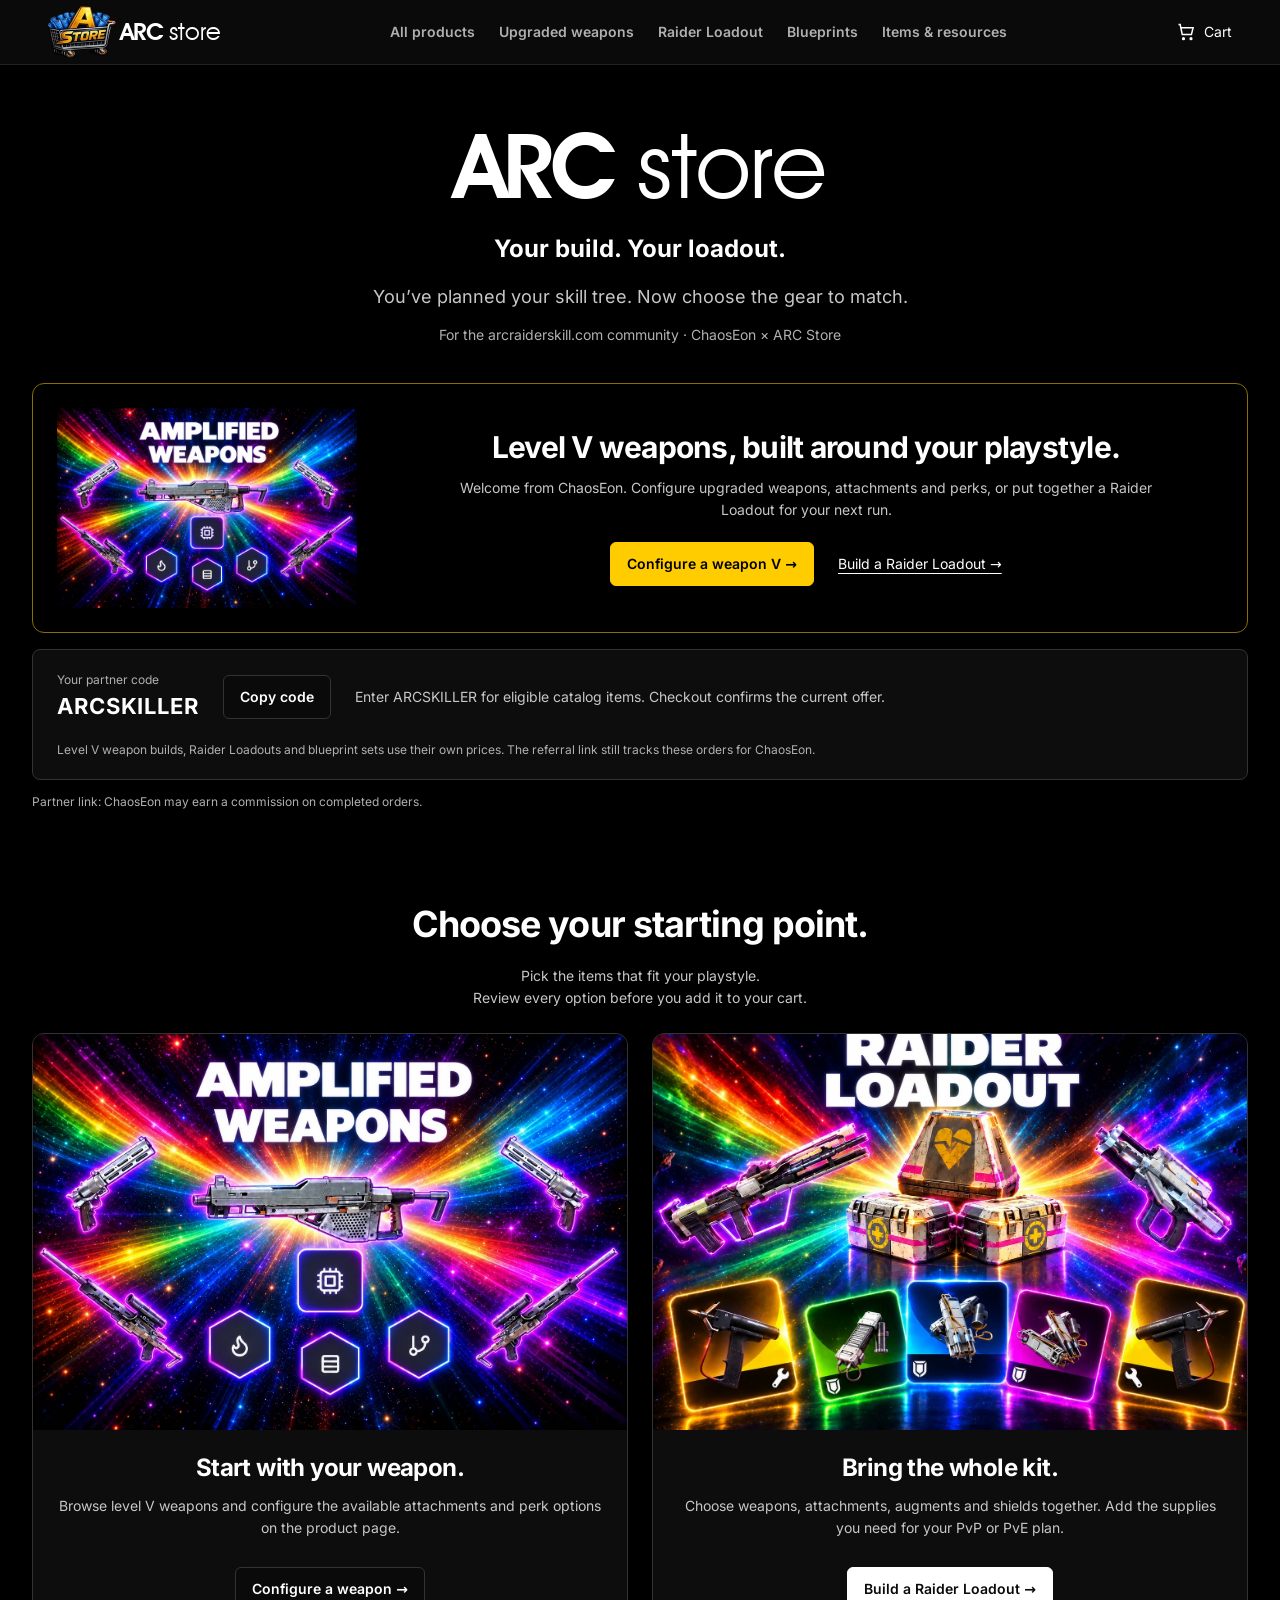
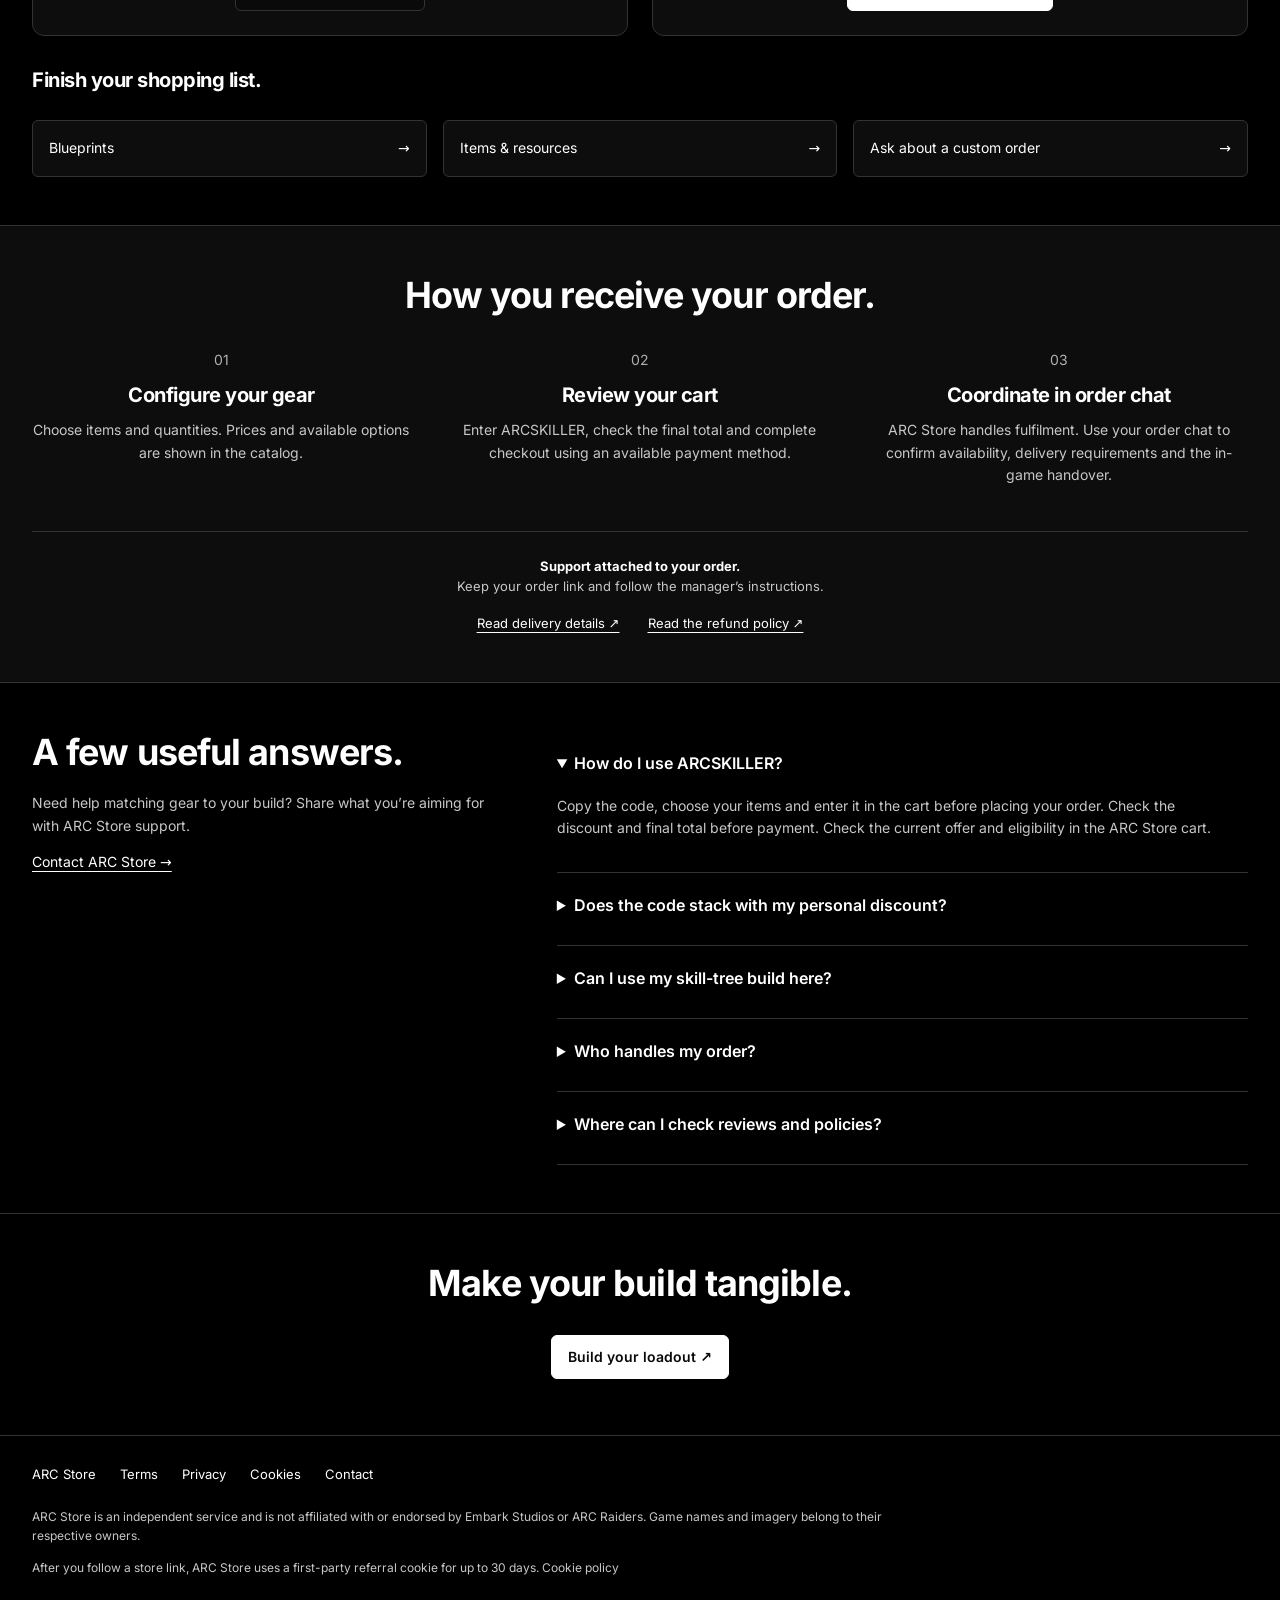
<file: index.html>
<!doctype html>
<html lang="en"><head><meta charset="utf-8"><meta name="viewport" content="width=device-width,initial-scale=1">
<title>ChaosEon × ARC Store — Build Your ARC Raiders Loadout</title>
<meta name="description" content="From your ARC Raiders skill tree to your next loadout. Explore level V weapons, attachments and Raider Loadout kits with ChaosEon and ARC Store. Use code ARCSKILLER at checkout.">
<link rel="canonical" href="https://arc-store.pro/partners/arcskiller/">
<meta property="og:title" content="Your build. Your loadout. — ChaosEon × ARC Store"><meta property="og:description" content="Turn your skill-tree plan into a raid-ready shopping list. Level V weapons, attachments and complete Raider Loadouts."><meta property="og:type" content="website"><meta property="og:url" content="https://arc-store.pro/partners/arcskiller/"><meta property="og:image" content="https://arc-store.pro/partners/arcskiller/weapons-v.webp">
<meta name="robots" content="noindex,follow"><meta name="theme-color" content="#000000"><link rel="icon" href="https://arc-store.pro/favicon.ico"><link rel="stylesheet" href="./landing.css">
<script type="application/ld+json">{"@context":"https://schema.org","@type":"WebPage","name":"ChaosEon × ARC Store — Build Your ARC Raiders Loadout","url":"https://arc-store.pro/partners/arcskiller/","inLanguage":"en","publisher":{"@type":"Organization","name":"ARC Store","url":"https://arc-store.pro/"}}</script>
</head><body><a class="skip" href="#main">Skip to content</a>
<header class="store-header"><div class="store-header-inner"><a class="store-brand" target="_blank" rel="sponsored noopener noreferrer" href="https://arc-store.pro/?ref=arcskiller"><img src="./assets/brand.webp" alt="ARC Store" width="68" height="64"><span class="wordmark"><strong>ARC</strong> store</span></a><nav class="store-nav" aria-label="Main navigation"><a target="_blank" rel="sponsored noopener noreferrer" href="https://arc-store.pro/?ref=arcskiller#catalog">All products</a><a class="nav-feature" target="_blank" rel="sponsored noopener noreferrer" href="https://arc-store.pro/services/weapons-level-5/?ref=arcskiller">Upgraded weapons</a><a class="nav-feature" target="_blank" rel="sponsored noopener noreferrer" href="https://arc-store.pro/services/raider-loadout/?ref=arcskiller">Raider Loadout</a><a class="nav-secondary" target="_blank" rel="sponsored noopener noreferrer" href="https://arc-store.pro/services/blueprints/?ref=arcskiller">Blueprints</a><a class="nav-secondary" target="_blank" rel="sponsored noopener noreferrer" href="https://arc-store.pro/services/items-and-resources/?ref=arcskiller">Items & resources</a></nav><a class="store-cart" target="_blank" rel="sponsored noopener noreferrer" href="https://arc-store.pro/cart?ref=arcskiller"><svg aria-hidden="true" viewBox="0 0 24 24" fill="none" stroke="currentColor" stroke-width="1.8"><path d="M3 3h2l2.5 12h11l2-8H6"/><circle cx="9" cy="20" r="1"/><circle cx="18" cy="20" r="1"/></svg>Cart</a></div></header>
<main id="main">
<section class="hero wrap"><div class="hero-intro"><span class="wordmark hero-wordmark"><strong>ARC</strong> store</span><h1>Your build. Your loadout.</h1><p>You’ve planned your skill tree. Now choose the gear to match.</p><p class="community">For the arcraiderskill.com community · ChaosEon × ARC Store</p></div>
<div class="hero-feature"><img src="./assets/weapons-v.webp" width="1536" height="1024" alt="ARC Store level V weapon selection" fetchpriority="high"><div><h2>Level V weapons, built around your playstyle.</h2><p>Welcome from ChaosEon. Configure upgraded weapons, attachments and perks, or put together a Raider Loadout for your next run.</p><div class="actions"><a class="store-button weapon" target="_blank" rel="sponsored noopener noreferrer" href="https://arc-store.pro/services/weapons-level-5/?ref=arcskiller">Configure a weapon V →</a><a class="text-link" target="_blank" rel="sponsored noopener noreferrer" href="https://arc-store.pro/services/raider-loadout/?ref=arcskiller">Build a Raider Loadout →</a></div></div></div>
<div class="promo"><div><span class="small">Your partner code</span><strong>ARCSKILLER</strong></div><button class="store-button" id="copy" type="button" aria-label="Copy promo code ARCSKILLER">Copy code</button><p id="offer" role="status">Enter ARCSKILLER for eligible catalog items. Checkout confirms the current offer.</p><p class="small scope">Level V weapon builds, Raider Loadouts and blueprint sets use their own prices. The referral link still tracks these orders for ChaosEon.</p></div><p class="fine">Partner link: ChaosEon may earn a commission on completed orders.</p></section>
<section class="wrap section" id="loadouts"><div class="section-head"><div><h2>Choose your starting point.</h2></div><p>Pick the items that fit your playstyle.<br>Review every option before you add it to your cart.</p></div><div class="products"><article class="product"><a target="_blank" rel="sponsored noopener noreferrer" href="https://arc-store.pro/services/weapons-level-5/?ref=arcskiller" tabindex="-1" aria-hidden="true"><img src="./assets/weapons-v.webp" width="1536" height="1024" alt="" loading="lazy"></a><div class="product-body"><h3>Start with your weapon.</h3><p>Browse level V weapons and configure the available attachments and perk options on the product page.</p><a class="store-button" target="_blank" rel="sponsored noopener noreferrer" href="https://arc-store.pro/services/weapons-level-5/?ref=arcskiller">Configure a weapon →</a></div></article><article class="product"><a target="_blank" rel="sponsored noopener noreferrer" href="https://arc-store.pro/services/raider-loadout/?ref=arcskiller" tabindex="-1" aria-hidden="true"><img src="./assets/raider-loadout.webp" width="1536" height="1024" alt="" loading="lazy"></a><div class="product-body"><h3>Bring the whole kit.</h3><p>Choose weapons, attachments, augments and shields together. Add the supplies you need for your PvP or PvE plan.</p><a class="store-button primary" target="_blank" rel="sponsored noopener noreferrer" href="https://arc-store.pro/services/raider-loadout/?ref=arcskiller">Build a Raider Loadout →</a></div></article></div><div class="extras"><h3>Finish your shopping list.</h3><a target="_blank" rel="sponsored noopener noreferrer" href="https://arc-store.pro/services/blueprints/?ref=arcskiller">Blueprints <span>→</span></a><a target="_blank" rel="sponsored noopener noreferrer" href="https://arc-store.pro/services/items-and-resources/?ref=arcskiller">Items & resources <span>→</span></a><a target="_blank" rel="sponsored noopener noreferrer" href="https://arc-store.pro/services/individual-request/?ref=arcskiller">Ask about a custom order <span>→</span></a></div></section>
<section class="process section"><div class="wrap"><h2>How you receive your order.</h2><ol class="steps"><li><span>01</span><h3>Configure your gear</h3><p>Choose items and quantities. Prices and available options are shown in the catalog.</p></li><li><span>02</span><h3>Review your cart</h3><p>Enter ARCSKILLER, check the final total and complete checkout using an available payment method.</p></li><li><span>03</span><h3>Coordinate in order chat</h3><p>ARC Store handles fulfilment. Use your order chat to confirm availability, delivery requirements and the in-game handover.</p></li></ol><div class="trust"><p><b>Support attached to your order.</b><br>Keep your order link and follow the manager’s instructions.</p><a target="_blank" rel="sponsored noopener noreferrer" href="https://arc-store.pro/delivery/?ref=arcskiller">Read delivery details ↗</a><a target="_blank" rel="sponsored noopener noreferrer" href="https://arc-store.pro/refund-policy/?ref=arcskiller">Read the refund policy ↗</a></div></div></section>
<section class="wrap section faq"><div><h2>A few useful answers.</h2><p>Need help matching gear to your build? Share what you’re aiming for with ARC Store support.</p><a class="text-link" target="_blank" rel="sponsored noopener noreferrer" href="https://arc-store.pro/contact/?ref=arcskiller">Contact ARC Store →</a></div><div><details open><summary>How do I use ARCSKILLER?</summary><p>Copy the code, choose your items and enter it in the cart before placing your order. Check the discount and final total before payment. Check the current offer and eligibility in the ARC Store cart.</p></details><details><summary>Does the code stack with my personal discount?</summary><p>For eligible catalog items, entering a promo code replaces the personal discount; they do not stack. Level V weapon builds, Raider Loadouts and blueprint sets use their own pricing and do not receive this promo discount. The referral link still identifies the partner for these orders. Check the final total before payment.</p></details><details><summary>Can I use my skill-tree build here?</summary><p>Use your plan on arcraiderskill.com as a guide when choosing weapons and gear. This page does not automatically import or validate a skill-tree build.</p></details><details><summary>Who handles my order?</summary><p>ARC Store handles checkout, fulfilment and order support. ChaosEon introduces the store through this partner page.</p></details><details><summary>Where can I check reviews and policies?</summary><p>Customer reviews are shown on the store’s product pages. Read the delivery information, terms and refund policy before ordering. We do not promise a particular delivery time on this partner page.</p></details></div></section>
<section class="wrap final-cta"><h2>Make your build tangible.</h2><a class="store-button primary" target="_blank" rel="sponsored noopener noreferrer" href="https://arc-store.pro/services/raider-loadout/?ref=arcskiller">Build your loadout ↗</a></section>
</main><footer class="wrap"><div class="footer-links"><a target="_blank" rel="sponsored noopener noreferrer" href="https://arc-store.pro/?ref=arcskiller">ARC Store</a><a target="_blank" rel="sponsored noopener noreferrer" href="https://arc-store.pro/terms/?ref=arcskiller">Terms</a><a target="_blank" rel="sponsored noopener noreferrer" href="https://arc-store.pro/privacy-policy/?ref=arcskiller">Privacy</a><a target="_blank" rel="sponsored noopener noreferrer" href="https://arc-store.pro/cookie-policy/?ref=arcskiller">Cookies</a><a target="_blank" rel="sponsored noopener noreferrer" href="https://arc-store.pro/contact/?ref=arcskiller">Contact</a></div><p>ARC Store is an independent service and is not affiliated with or endorsed by Embark Studios or ARC Raiders. Game names and imagery belong to their respective owners.</p><p>After you follow a store link, ARC Store uses a first-party referral cookie for up to 30 days. <a target="_blank" rel="sponsored noopener noreferrer" href="https://arc-store.pro/cookie-policy/?ref=arcskiller">Cookie policy</a></p></footer>
<script src="./page.js" defer></script></body></html>
</file>
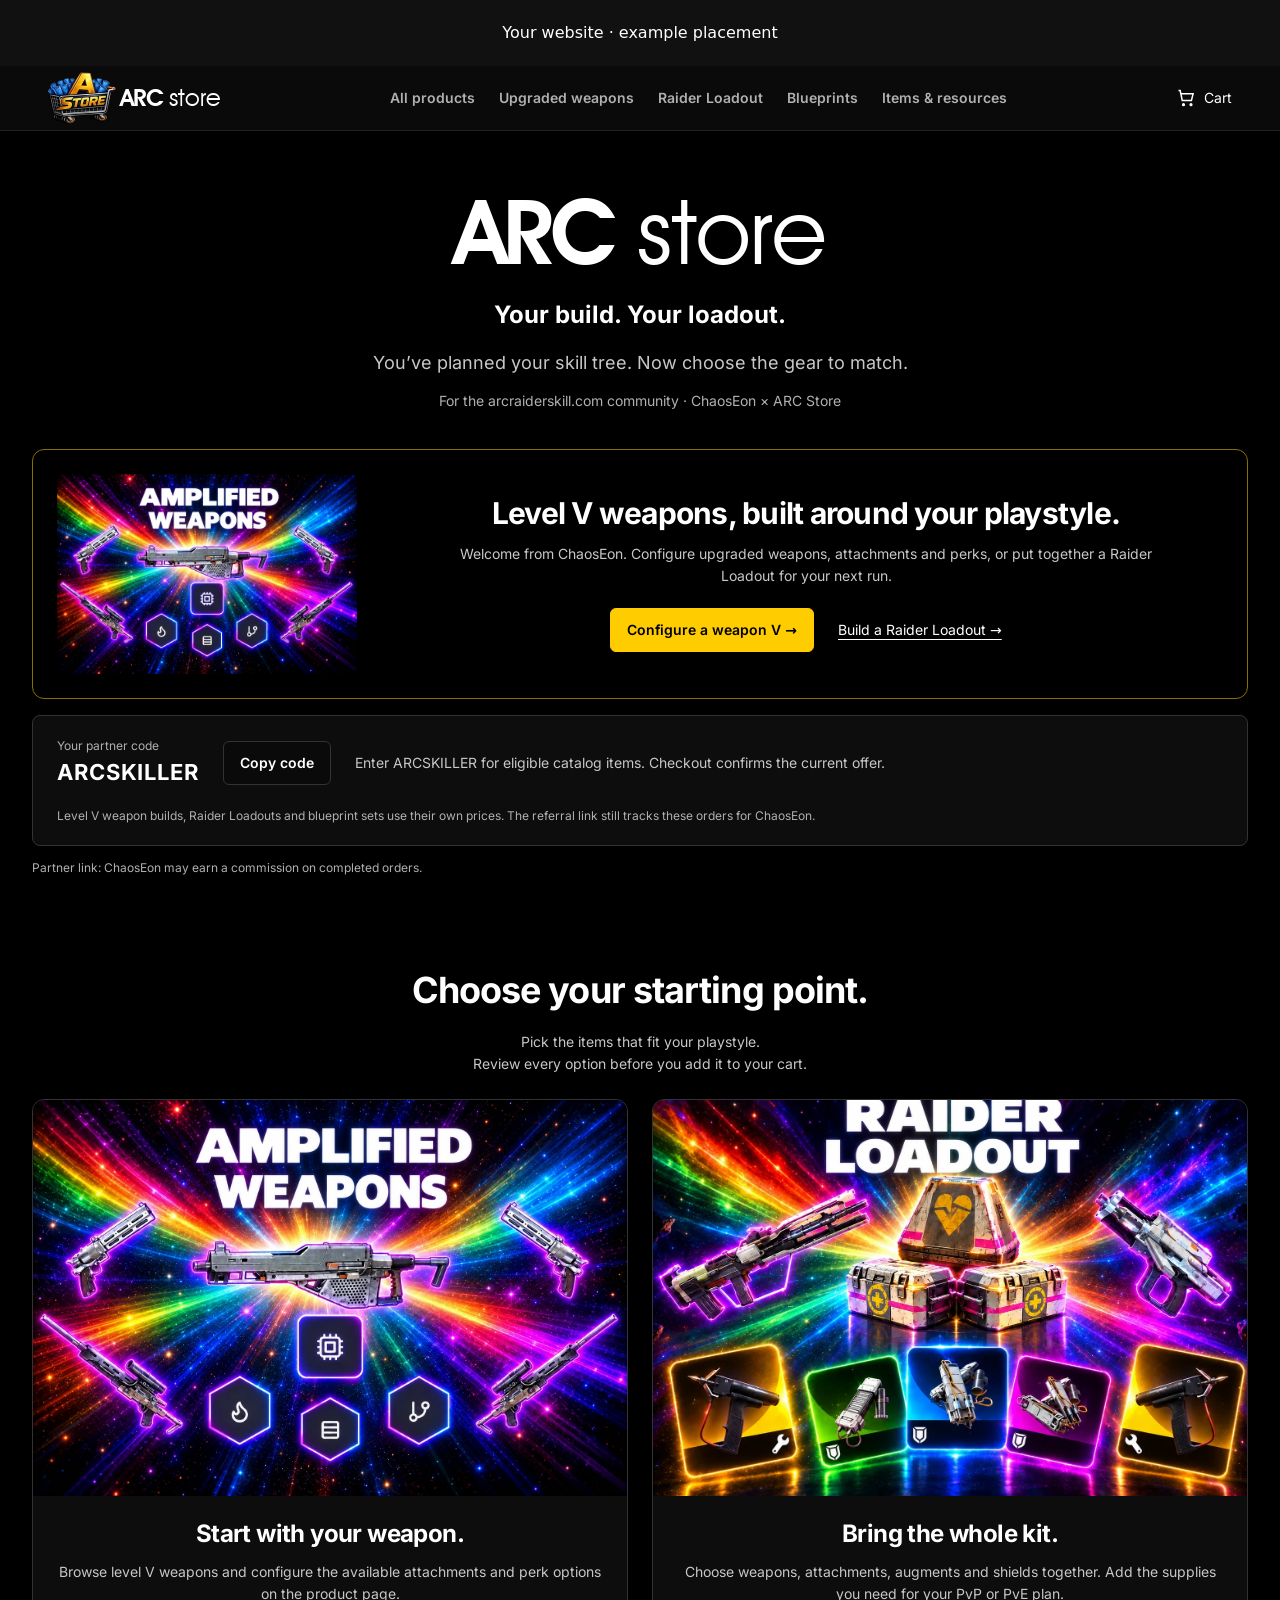
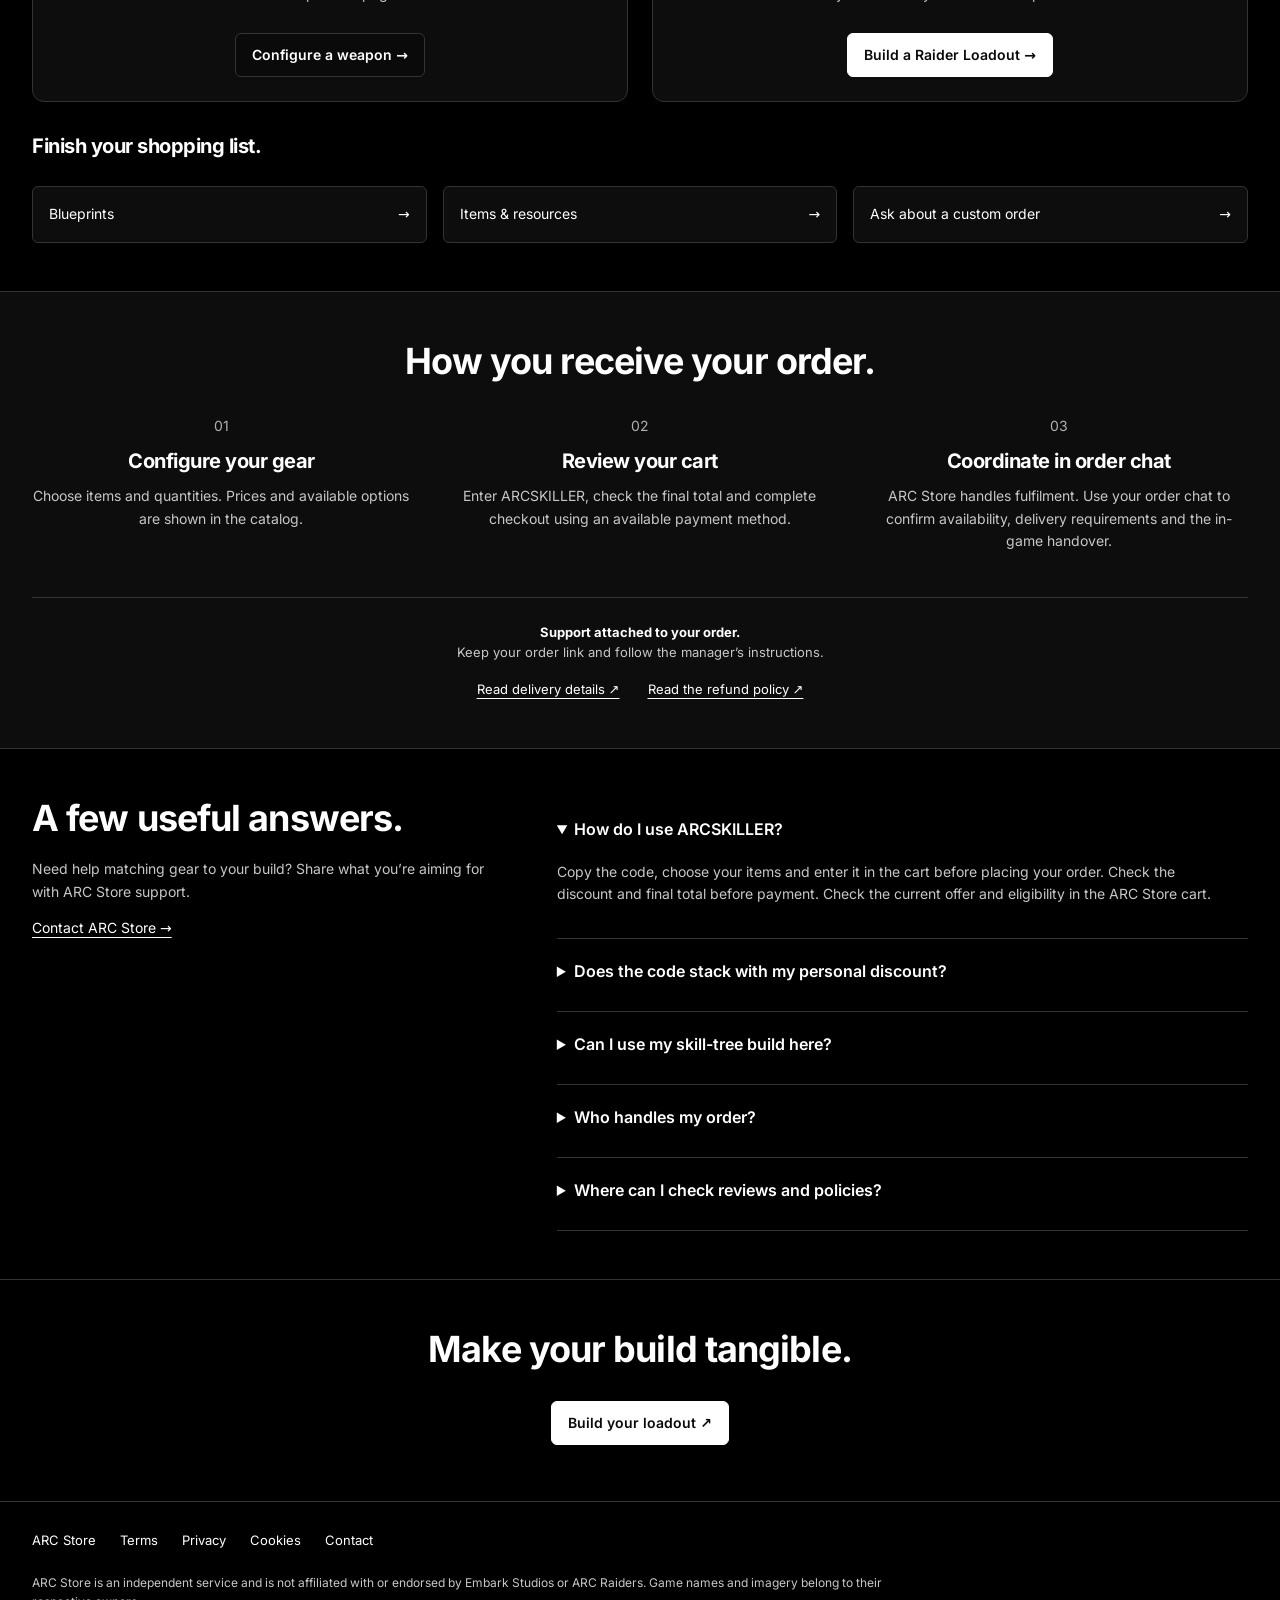
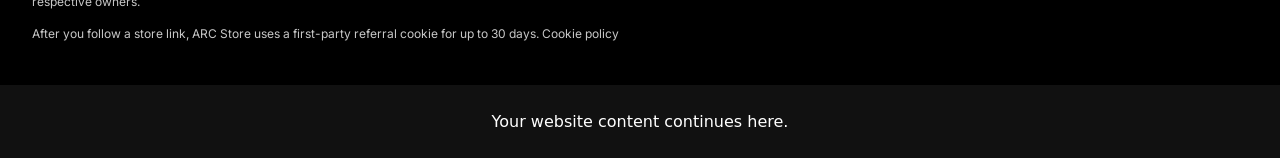
<file: embed-example.html>
<!doctype html><html lang="en"><meta charset="utf-8"><meta name="viewport" content="width=device-width,initial-scale=1"><meta name="robots" content="noindex,follow"><title>ARC Store embed example</title><style>body{margin:0;background:#111;color:#fff;font:16px/1.6 system-ui}header{padding:20px;text-align:center}main{max-width:1400px;margin:auto}footer{text-align:center;padding:24px}</style><header>Your website · example placement</header><main><script src="./embed.js" defer></script></main><footer>Your website content continues here.</footer></html>
</file>
<file: landing.css>
@import url('./theme.css');
html{scroll-behavior:smooth}a{text-decoration:none}img{max-width:100%;display:block}.wrap{max-width:1400px;margin:auto;padding-left:32px;padding-right:32px}
h1,h2,h3{font-weight:700;line-height:1.2;letter-spacing:-.025em;text-wrap:balance}h1{font-size:clamp(36px,4vw,52px);margin:0 0 20px}h2{font-size:clamp(28px,3vw,36px);margin:0 0 18px}h3{font-size:24px;margin:0 0 12px}p{color:#c7c7c7;margin:12px 0}
.hero{padding-top:56px;padding-bottom:32px}.hero-intro{text-align:center;max-width:850px;margin:0 auto 36px}.hero-wordmark{font-size:clamp(56px,7vw,96px);display:block;margin-bottom:24px}.hero-intro h1{font-size:24px;letter-spacing:0}.hero-intro p{font-size:18px}.community{font-size:14px!important;color:var(--muted)}
.hero-feature{display:grid;grid-template-columns:300px 1fr;gap:32px;align-items:center;border:1px solid #887000;border-radius:12px;padding:24px}.hero-feature img{width:100%;height:auto;aspect-ratio:3/2;object-fit:cover;border-radius:6px}.hero-feature h2{font-size:30px;margin-bottom:12px}.hero-feature p{font-size:14px;max-width:80ch}.actions{display:flex;gap:24px;align-items:center;flex-wrap:wrap;margin:20px 0 0}.text-link{font-size:14px;text-decoration:underline;text-underline-offset:4px}
.promo{display:flex;align-items:center;gap:16px 24px;flex-wrap:wrap;background:var(--panel);border:1px solid var(--line);border-radius:8px;padding:20px 24px;margin-top:16px}.promo strong{font-size:22px;letter-spacing:.04em}.promo .small{font-size:12px;color:var(--muted)}.promo div .small{display:block}.promo #offer{flex:1;min-width:180px;margin:0;font-size:14px}.promo .scope{flex-basis:100%;margin:0}.fine{font-size:12px;color:var(--muted)}
.section{padding-top:48px;padding-bottom:48px}.section-head{display:flex;justify-content:space-between;gap:30px;align-items:end;margin-bottom:24px}.section-head p{font-size:14px;margin:0}.products{display:grid;grid-template-columns:1fr 1fr;gap:24px}.product{border:1px solid var(--line);border-radius:12px;overflow:hidden;background:var(--panel)}.product img{width:100%;height:auto;aspect-ratio:3/2;object-fit:cover}.product-body{padding:24px}.product p{font-size:14px;min-height:48px}.product .store-button{margin-top:12px}.extras{display:grid;grid-template-columns:1fr 1fr 1fr;gap:16px;margin-top:32px}.extras h3{grid-column:1/-1;font-size:20px}.extras a{display:flex;justify-content:space-between;padding:16px;border:1px solid var(--line);border-radius:6px;font-size:14px;background:var(--panel)}.extras a:hover{background:#262626}
.process{background:var(--panel);border-top:1px solid var(--line);border-bottom:1px solid var(--line)}.steps{list-style:none;padding:0;display:grid;grid-template-columns:repeat(3,1fr);gap:40px;margin:32px 0}.steps li>span{color:var(--muted);font-size:14px;display:block;margin-bottom:12px}.steps h3{font-size:20px}.steps p{font-size:14px}.trust{display:flex;align-items:center;gap:28px;border-top:1px solid var(--line);padding-top:24px;font-size:13px}.trust p{margin-right:auto}.trust b{color:#fff}.trust a{text-decoration:underline;text-underline-offset:4px}
.faq{display:grid;grid-template-columns:.8fr 1.2fr;gap:64px}.faq>div>p{font-size:14px;max-width:60ch}.faq details{border-bottom:1px solid var(--line);padding:20px 0}.faq summary{cursor:pointer;font-size:16px;font-weight:600;min-height:32px}.faq details p{font-size:14px;max-width:75ch}.final-cta{text-align:center;border-top:1px solid var(--line);padding-top:48px;padding-bottom:56px}.final-cta .store-button{margin-top:12px}footer{border-top:1px solid var(--line);padding-top:28px;padding-bottom:30px}footer p{font-size:12px;max-width:900px}.footer-links{display:flex;gap:24px;flex-wrap:wrap;font-size:13px;margin-bottom:22px}.skip{position:absolute;left:15px;top:-100px;background:#fff;color:#000;padding:10px;z-index:9}.skip:focus{top:10px}
@media(max-width:900px){.hero-feature{grid-template-columns:240px 1fr;gap:24px}.hero-feature h2{font-size:26px}.section-head{display:block}.faq{gap:32px}}@media(max-width:680px){.wrap{padding-left:16px;padding-right:16px}.hero{padding-top:32px}.hero-intro{margin-bottom:28px}.hero-intro h1{font-size:22px}.hero-intro p{font-size:16px}.hero-feature{grid-template-columns:1fr;padding:18px;gap:20px}.hero-feature img{max-height:240px;object-fit:contain}.hero-feature h2{font-size:24px}.promo{padding:18px}.promo #offer{flex-basis:100%}.section{padding-top:36px;padding-bottom:36px}.products,.steps,.faq,.extras{grid-template-columns:1fr}.product-body{padding:20px}.product p{min-height:0}.steps{gap:24px}.trust{display:block}.trust a{display:inline-block;margin:12px 20px 0 0}.faq{gap:16px}.actions{gap:16px}.final-cta{padding-top:36px;padding-bottom:40px}}@media(prefers-reduced-motion:reduce){html{scroll-behavior:auto}}

/* Center the campaign blocks requested in the mobile review, at every viewport. */
.hero-feature,.product-body,.section-head,.process{text-align:center}
.hero-feature p{margin-left:auto;margin-right:auto}
.hero-feature .actions{justify-content:center}
.section-head{display:block}
.trust{justify-content:center;flex-wrap:wrap;gap:16px 28px}
.trust p{flex-basis:100%;margin:0 auto}
@media(max-width:680px){.trust a{margin:12px 10px 0}}
</file>
